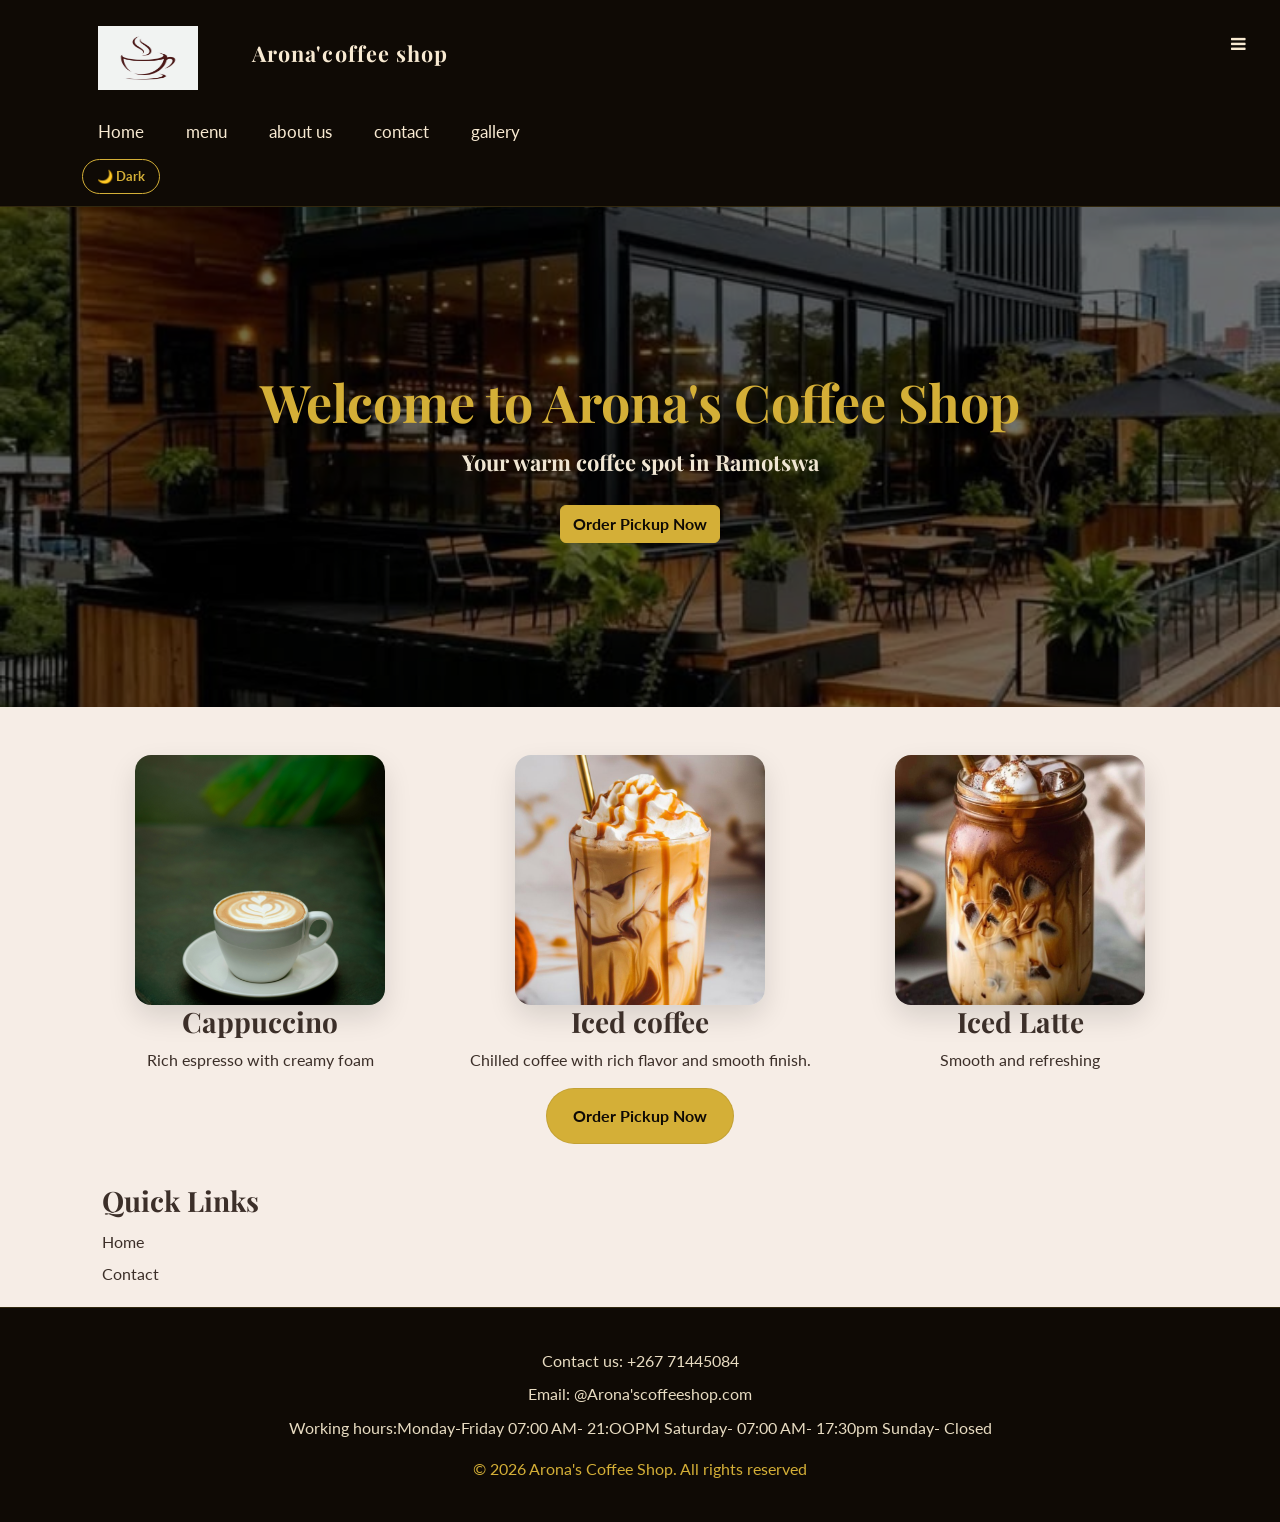
<file: index.html>
<!DOCTYPE html> 
<html> 
<head> 
    <title>Arona's coffee shop</title> 

  <meta name="viewport" content="width=device-width, initial-scale=1"> 
  <!-- Bootstrap CSS --> 
  <link href="https://cdn.jsdelivr.net/npm/bootstrap@5.3.2/dist/css/bootstrap.min.css" rel="stylesheet">
  <link rel="stylesheet" href="https://cdnjs.cloudflare.com/ajax/libs/font-awesome/4.7.0/css/font-awesome.min.css">
  <link href="https://fonts.googleapis.com/css2?family=Playfair+Display:wght@400;600;700&family=Lato:wght@300;400;700&display=swap" rel="stylesheet">
  <link href="styles.css" rel="stylesheet">

  
</head>

<body>
<header>

<nav class="topnav"> 
 
<div class="container"> 

    <a href="#" class="logo">

        <img src="logo.png" alt="coffee shop" width="100"></a>
 
<a class="navbar-brand">Arona'coffee shop</a> 
 <div id="myLinks">
 
<a href="index.html">Home</a>
 <a href="menu.html">menu</a>
 <a href="about us.html">about us</a>
 <a href="contact.html">contact</a>
 <a href="gallery.html">gallery</a>
</div> 

<button onclick="toggleTheme()" id="themeBtn" style="background:transparent; border:1px solid var(--gold); color:var(--gold); border-radius:999px; padding:6px 14px; cursor:pointer; font-size:13px; margin-right:40px;">🌙 Dark</button>
  <a href="javascript:void(0);" class="icon" onclick="myFunction()">
    <i class="fa fa-bars"></i>
  </a>
</nav>
</header>

<div class="hero">
  <div class="hero-content">
    <h1>Welcome to Arona's Coffee Shop</h1>
    <h3>Your warm coffee spot in Ramotswa</h3>
    <a href="menu.html" class="btn btn-dark">Order Pickup Now</a>
  </div>
</div>

<div class="container text-center mt-5"> 
 
<div class="row">
  <div class="col-md-4">
    <img src="Arona's cs/cappuccino.jpg" alt="Snow" style="width:250px">
        <h3>Cappuccino</h3>
       <p>Rich espresso with creamy foam</p>
  </div>
  <div class="col-md-4">
    <img src="Arona's cs/iced coffee.png" alt="Snow" style="width:250px">
    <h3>Iced coffee</h3>
    <p>Chilled coffee with rich flavor and smooth finish.</p>
  </div>
  <div class="col-md-4">

    <img src="Arona's cs/iced-lt.png" alt="Snow" style="width:250px">
    <h3>Iced Latte</h3>
       <p>Smooth and refreshing</p>
  </div>
</div>
 
 <div class="cta">
        <a href="menu.html" class="big-button">Order Pickup Now</a>
    
</div> 
 
<section class="quick-links">
  <h3>Quick Links</h3>

  <ul class="quick-links-list">
    <li><a href="index.html">Home</a></li>
    <li><a href="contact.html">Contact</a></li>
  </ul>
</section>
</div>


<footer > 

    
        <p>Contact us: +267 71445084</p>
        <p>Email: @Arona'scoffeeshop.com</p>
        <p>Working hours:Monday-Friday 07:00 AM- 21:OOPM  
                         Saturday- 07:00 AM- 17:30pm   
                         Sunday- Closed  
</p>
 
     <p>© 2026 Arona's Coffee Shop. All rights reserved</p> 

 
</footer> 

<script src="script.js"></script>

</body> 
</html>
</file>
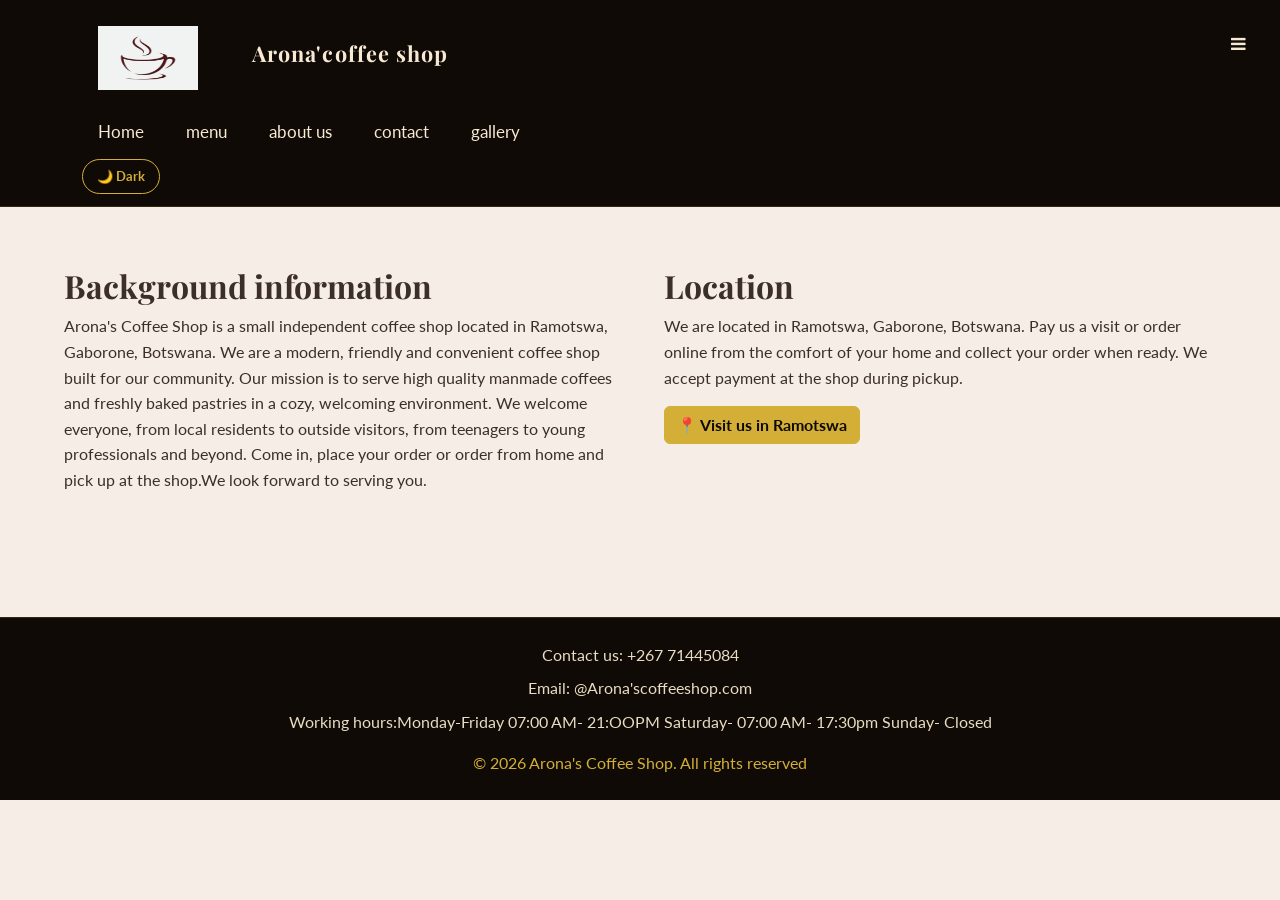
<file: about us.html>
<!DOCTYPE html> 
<html> 
<head> 
    <title>Arona's coffee shop</title> 
 <meta name="viewport" content="width=device-width, initial-scale=1">
    <!-- Bootstrap CSS --> 
    <link href="https://cdn.jsdelivr.net/npm/bootstrap@5.3.2/dist/css/bootstrap.min.css" rel="stylesheet"> 
    <link rel="stylesheet" href="https://cdnjs.cloudflare.com/ajax/libs/font-awesome/4.7.0/css/font-awesome.min.css">
    <link href="https://fonts.googleapis.com/css2?family=Playfair+Display:wght@400;600;700&family=Lato:wght@300;400;700&display=swap" rel="stylesheet">
    <link href="styles.css" rel="stylesheet">
</head> 

<body>

<nav class="topnav"> 
 
<div class="container"> 

    <a href="#" class="logo">

        <img src="logo.png" alt="coffee shop" width="100"></a>
 
<a class="navbar-brand">Arona'coffee shop</a> 
 <div id="myLinks">
 
<a href="index.html">Home</a>
 <a href="menu.html">menu</a>
 <a href="about us.html">about us</a>
 <a href="contact.html">contact</a>
 <a href="gallery.html">gallery</a>
</div> 

<button onclick="toggleTheme()" id="themeBtn" style="background:transparent; border:1px solid var(--gold); color:var(--gold); border-radius:999px; padding:6px 14px; cursor:pointer; font-size:13px; margin-right:40px;">🌙 Dark</button>
  <a href="javascript:void(0);" class="icon" onclick="myFunction()">
    <i class="fa fa-bars"></i>
  </a>
</nav>




<div class="about-content">

    <div class="about-text fade-in">
        <h2>Background information</h2>
        <p>Arona's Coffee Shop is a small independent coffee shop located in Ramotswa, Gaborone, Botswana. We are a modern, friendly and convenient coffee shop built for our community. Our mission is to serve high quality manmade coffees and freshly baked pastries in a cozy, welcoming environment. We welcome everyone, from local residents to outside visitors, from teenagers to young professionals and beyond. Come in, place your order or order from home and pick up at the shop.We look forward to serving you.</p>
    </div>

    <div class="about-location fade-in">
        <h2>Location</h2>
        <p>We are located in Ramotswa, Gaborone, Botswana. Pay us a visit or order online from the comfort of your home and collect your order when ready. We accept payment at the shop during pickup.</p>

  <a href="https://www.google.com/maps/search/Ramotswa+Botswana" 
       target="_blank" 
       class="btn btn-dark">
       📍 Visit us in Ramotswa
    </a>

    </div>
</div>

<footer class="bg-dark text-white text-center p-3 mt-5"> 

    
        <p>Contact us: +267 71445084</p>
        <p>Email: @Arona'scoffeeshop.com</p>
        <p>Working hours:Monday-Friday 07:00 AM- 21:OOPM  
                         Saturday- 07:00 AM- 17:30pm   
                         Sunday- Closed  
</p>
 
     <p>© 2026 Arona's Coffee Shop. All rights reserved</p> 

 
</footer> 

<script src="script.js"></script>
</body>
</html>
</file>
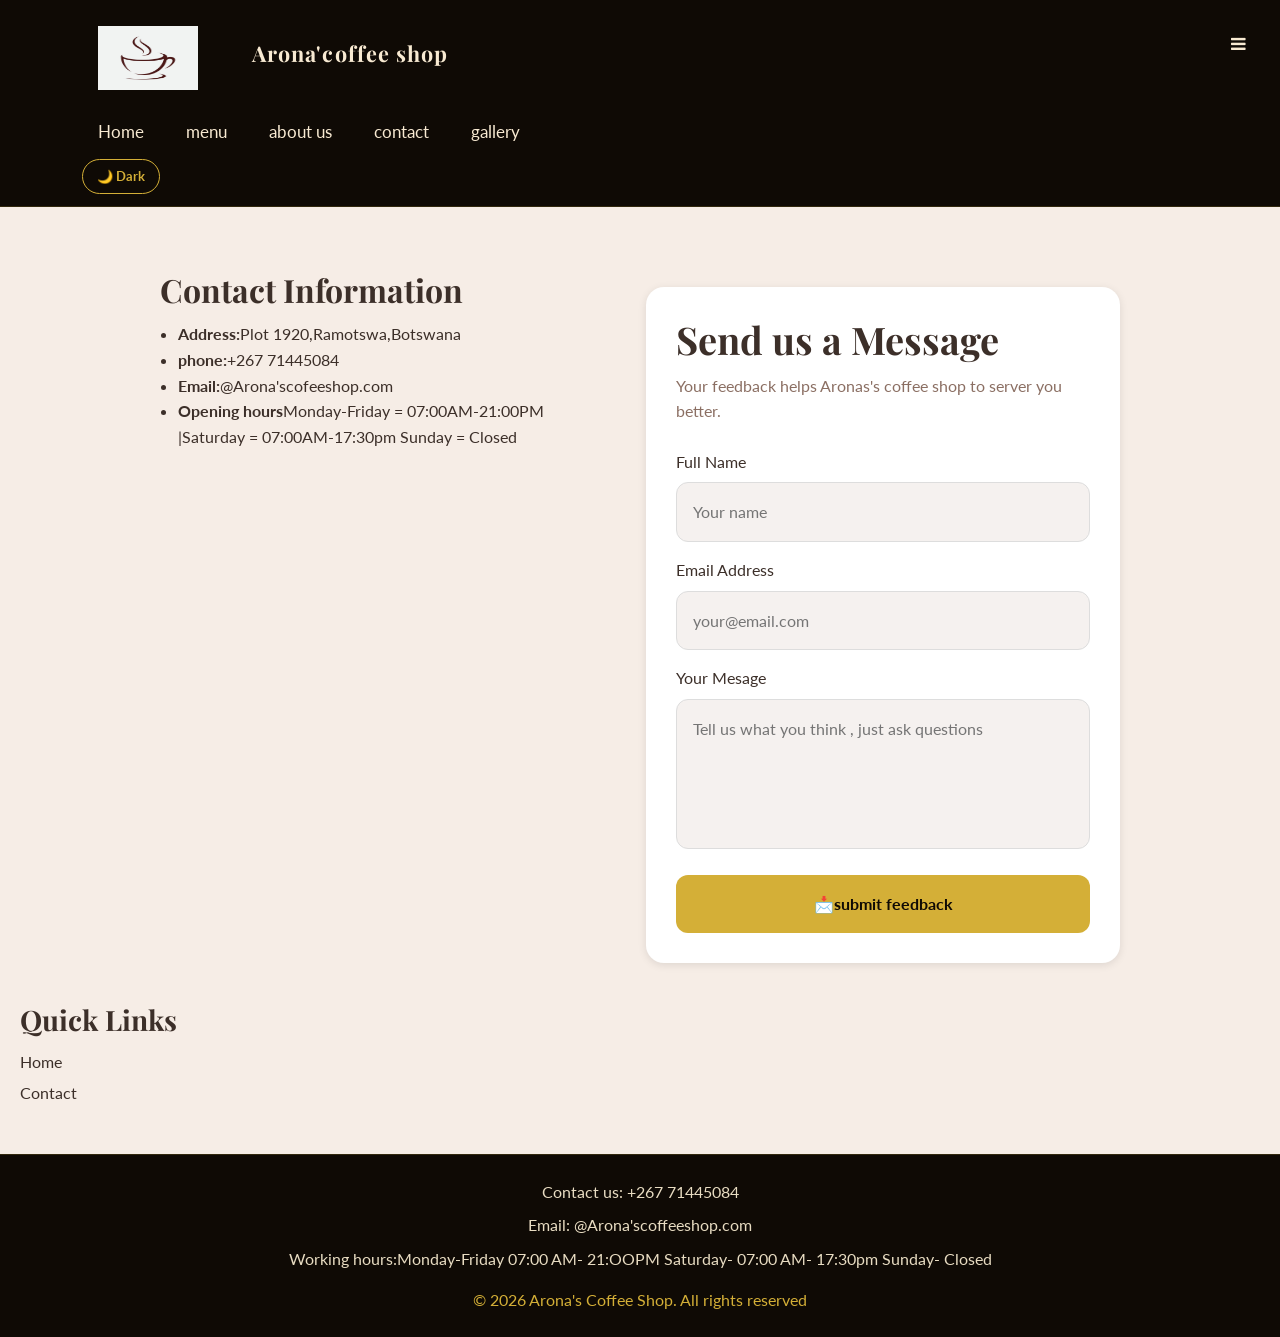
<file: contact.html>
<!DOCTYPE html> 
<html> 
<head> 
    <title>Arona's coffee shop</title> 
    <meta name="viewport" content="width=device-width, initial-scale=1">
    <!-- Bootstrap CSS --> 
    <link href="https://cdn.jsdelivr.net/npm/bootstrap@5.3.2/dist/css/bootstrap.min.css" rel="stylesheet">  
    <link rel="stylesheet" href="https://cdnjs.cloudflare.com/ajax/libs/font-awesome/4.7.0/css/font-awesome.min.css">
    <link href="https://fonts.googleapis.com/css2?family=Playfair+Display:wght@400;600;700&family=Lato:wght@300;400;700&display=swap" rel="stylesheet">
    <link href="styles.css" rel="stylesheet">
</head> 

<nav class="topnav"> 
 
<div class="container"> 

    <a href="#" class="logo">

        <img src="logo.png" alt="coffee shop" width="100"></a>
 
<a class="navbar-brand">Arona'coffee shop</a> 
 <div id="myLinks">
 
<a href="index.html">Home</a>
 <a href="menu.html">menu</a>
 <a href="about us.html">about us</a>
 <a href="contact.html">contact</a>
 <a href="gallery.html">gallery</a>
</div> 

<button onclick="toggleTheme()" id="themeBtn" style="background:transparent; border:1px solid var(--gold); color:var(--gold); border-radius:999px; padding:6px 14px; cursor:pointer; font-size:13px; margin-right:40px;">🌙 Dark</button>
  <a href="javascript:void(0);" class="icon" onclick="myFunction()">
    <i class="fa fa-bars"></i>
  </a>
</nav>

 <main> 
        <section class="contact-selection">
        <div class="contact-wrapper">

        <div class="contact-information">
    
        <h2>Contact Information</h2>
        <ul>
            <li><strong>Address:</strong>Plot 1920,Ramotswa,Botswana</li>
            <li><strong>phone:</strong>+267 71445084</li>
            <li><strong>Email:</strong>@Arona'scofeeshop.com</li>
            <li><strong>Opening hours</strong>Monday-Friday = 07:00AM-21:00PM  |Saturday = 07:00AM-17:30pm
                                             Sunday = Closed
            </li>
        </ul>
        </div>
        <section class="feedback-section">
            <h2>Send us a Message</h2>
            <p>Your feedback helps Aronas's coffee shop to server you better.</p>
        <form class="feedback-form">
            <label for="name">Full Name</label>
            <input type="text" id="name" placeholder="Your name">

            <label for="email">Email Address</label>
            <input types="email" id="email" placeholder="your@email.com">

            <label for="message">Your Mesage</label>
            <textarea id="message" placeholder="Tell us what you think , just ask questions"></textarea>

            <button type="submit"> 📩submit feedback</button>

        </form>    
        </section>
    </main> 

<section class="quick-links">
  <h3>Quick Links</h3>

  <ul class="quick-links-list">
    <li><a href="index.html">Home</a></li>
    <li><a href="contact.html">Contact</a></li>
  </ul>
</section>



<footer class="bg-dark text-white text-center p-3 mt-5"> 

    
        <p>Contact us: +267 71445084</p>
        <p>Email: @Arona'scoffeeshop.com</p>
        <p>Working hours:Monday-Friday 07:00 AM- 21:OOPM  
                         Saturday- 07:00 AM- 17:30pm   
                         Sunday- Closed  
</p>
 
     <p>© 2026 Arona's Coffee Shop. All rights reserved</p> 

 
</footer> 

<script src="script.js"></script>
</body>
</html>
</file>
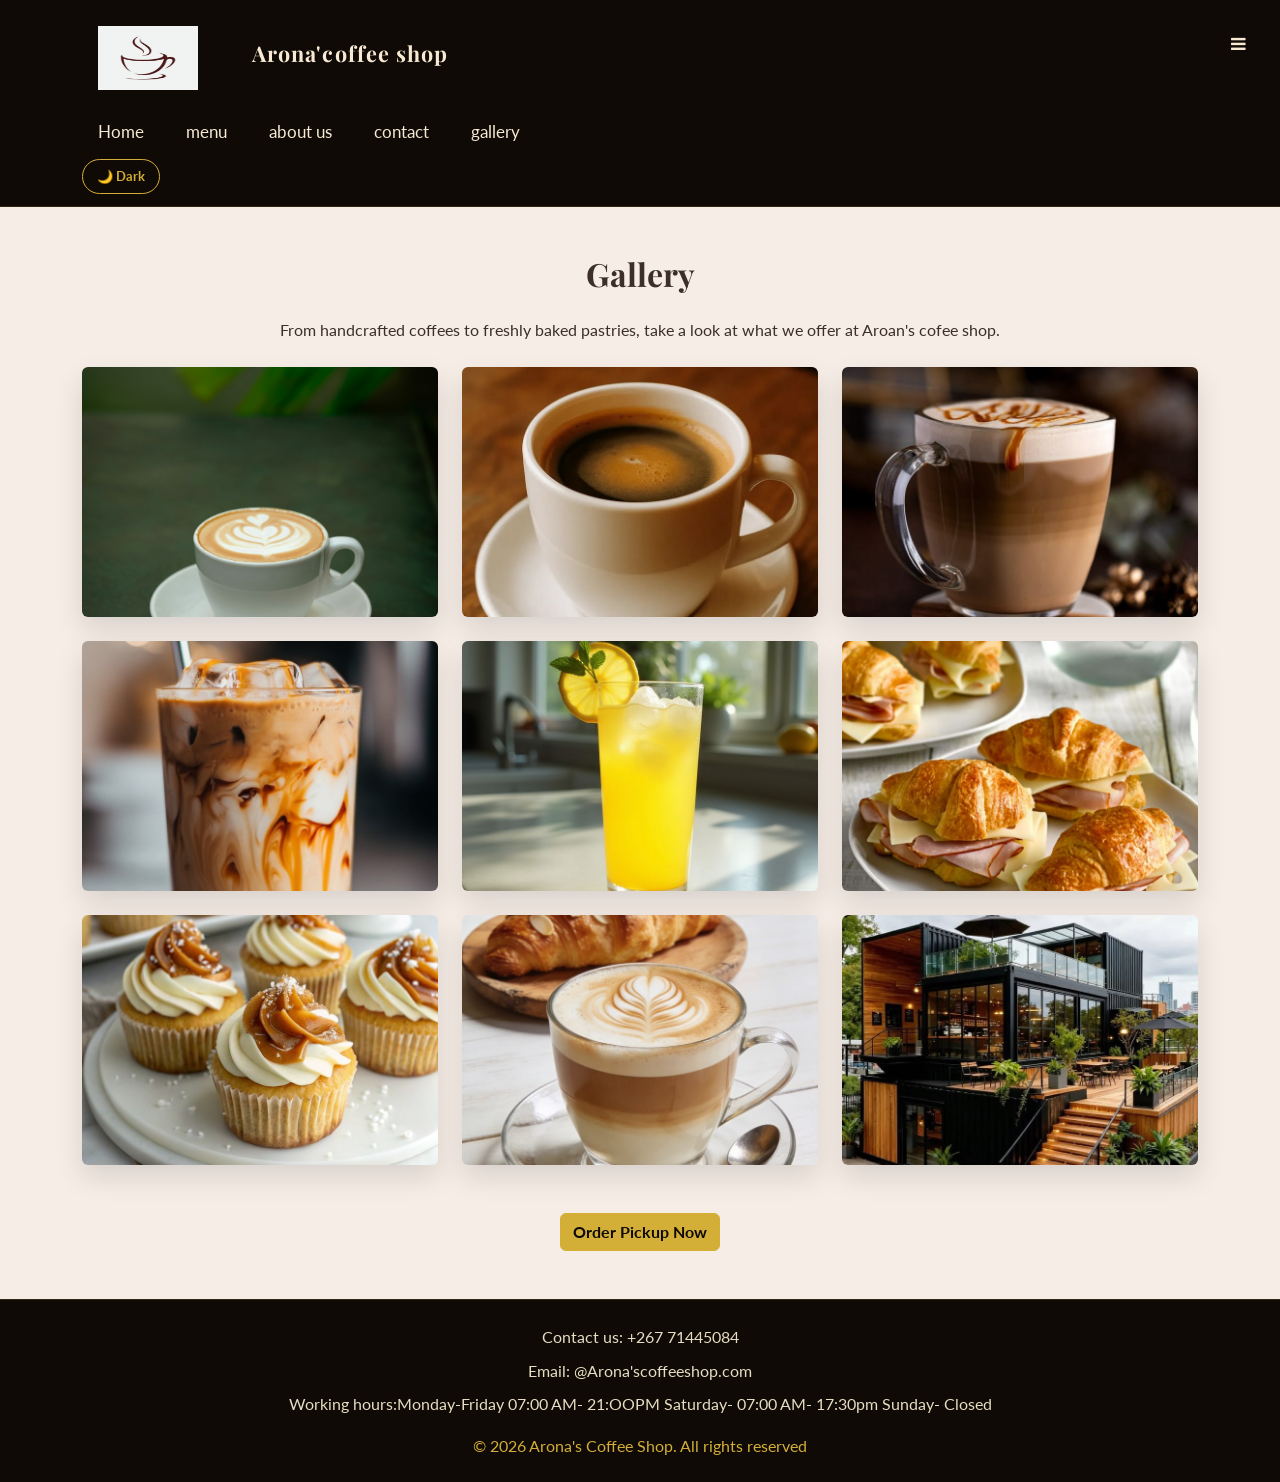
<file: gallery.html>
<!DOCTYPE html> 
<html> 
<head> 
    <title>Arona's coffee shop</title> 
    <meta name="viewport" content="width=device-width, initial-scale=1">
    <!-- Bootstrap CSS --> 
    <link href="https://cdn.jsdelivr.net/npm/bootstrap@5.3.2/dist/css/bootstrap.min.css" rel="stylesheet"> 
    <link rel="stylesheet" href="https://cdnjs.cloudflare.com/ajax/libs/font-awesome/4.7.0/css/font-awesome.min.css">
    <link href="https://fonts.googleapis.com/css2?family=Playfair+Display:wght@400;600;700&family=Lato:wght@300;400;700&display=swap" rel="stylesheet">
    <link href="styles.css" rel="stylesheet">
</head> 

<nav class="topnav"> 
 
<div class="container"> 

    <a href="#" class="logo">

        <img src="logo.png" alt="coffee shop" width="100"></a>
 
<a class="navbar-brand">Arona'coffee shop</a> 
 <div id="myLinks">
 
<a href="index.html">Home</a>
 <a href="menu.html">menu</a>
 <a href="about us.html">about us</a>
 <a href="contact.html">contact</a>
 <a href="gallery.html">gallery</a>
</div> 

<button onclick="toggleTheme()" id="themeBtn" style="background:transparent; border:1px solid var(--gold); color:var(--gold); border-radius:999px; padding:6px 14px; cursor:pointer; font-size:13px; margin-right:40px;">🌙 Dark</button>
  <a href="javascript:void(0);" class="icon" onclick="myFunction()">
    <i class="fa fa-bars"></i>
  </a>
</nav>

</nav>

<!-- GALLERY CONTENT -->
<div class="container mt-5">

  <h2 class="text-center mb-4">Gallery</h2>
  <p class="text-center mb-4">From handcrafted coffees to freshly baked pastries, take a look at what we offer at Aroan's cofee shop.</p>

  <div class="row">

    <div class="col-md-4 mb-4">
      <img src="Arona's cs/cappuccino.jpg" class="img-fluid rounded" alt="Cappuccino">
    </div>

    <div class="col-md-4 mb-4">
      <img src="Arona's cs/Americano.png" class="img-fluid rounded" alt="Americano">
    </div>

    <div class="col-md-4 mb-4">
      <img src="Arona's cs/Hot chocolate.png" class="img-fluid rounded" alt="Hot Chocolate">
    </div>

    <div class="col-md-4 mb-4">
      <img src="Arona's cs/Caramel.png" class="img-fluid rounded" alt="Iced Caramel Latte">
    </div>

    <div class="col-md-4 mb-4">
      <img src="Arona's cs/Lemonade.png" class="img-fluid rounded" alt="Lemonade">
    </div>

    <div class="col-md-4 mb-4">
      <img src="Arona's cs/Croissant.png" class="img-fluid rounded" alt="Croissant">
    </div>

    <div class="col-md-4 mb-4">
      <img src="Arona's cs/Muffin.png" class="img-fluid rounded" alt="Muffin">
    </div>

    <div class="col-md-4 mb-4">
      <img src="Arona's cs/special.png" class="img-fluid rounded" alt="Morning Combo">
    </div>

    <div class="col-md-4 mb-4">
      <img src="Arona's cs/shop image.png" class="img-fluid rounded" alt="Our Shop">
    </div>

  </div>

  <!-- ORDER PICKUP BUTTON -->
  <div class="text-center mt-4 mb-5">
    <a href="menu.html" class="btn btn-dark">Order Pickup Now</a>
  </div>

</div>





<footer class="bg-dark text-white text-center p-3 mt-5"> 

    
        <p>Contact us: +267 71445084</p>
        <p>Email: @Arona'scoffeeshop.com</p>
        <p>Working hours:Monday-Friday 07:00 AM- 21:OOPM  
                         Saturday- 07:00 AM- 17:30pm   
                         Sunday- Closed  
</p>
 
     <p>© 2026 Arona's Coffee Shop. All rights reserved</p> 

 
</footer> 

<script src="script.js"></script>
</body>
</html>
</file>
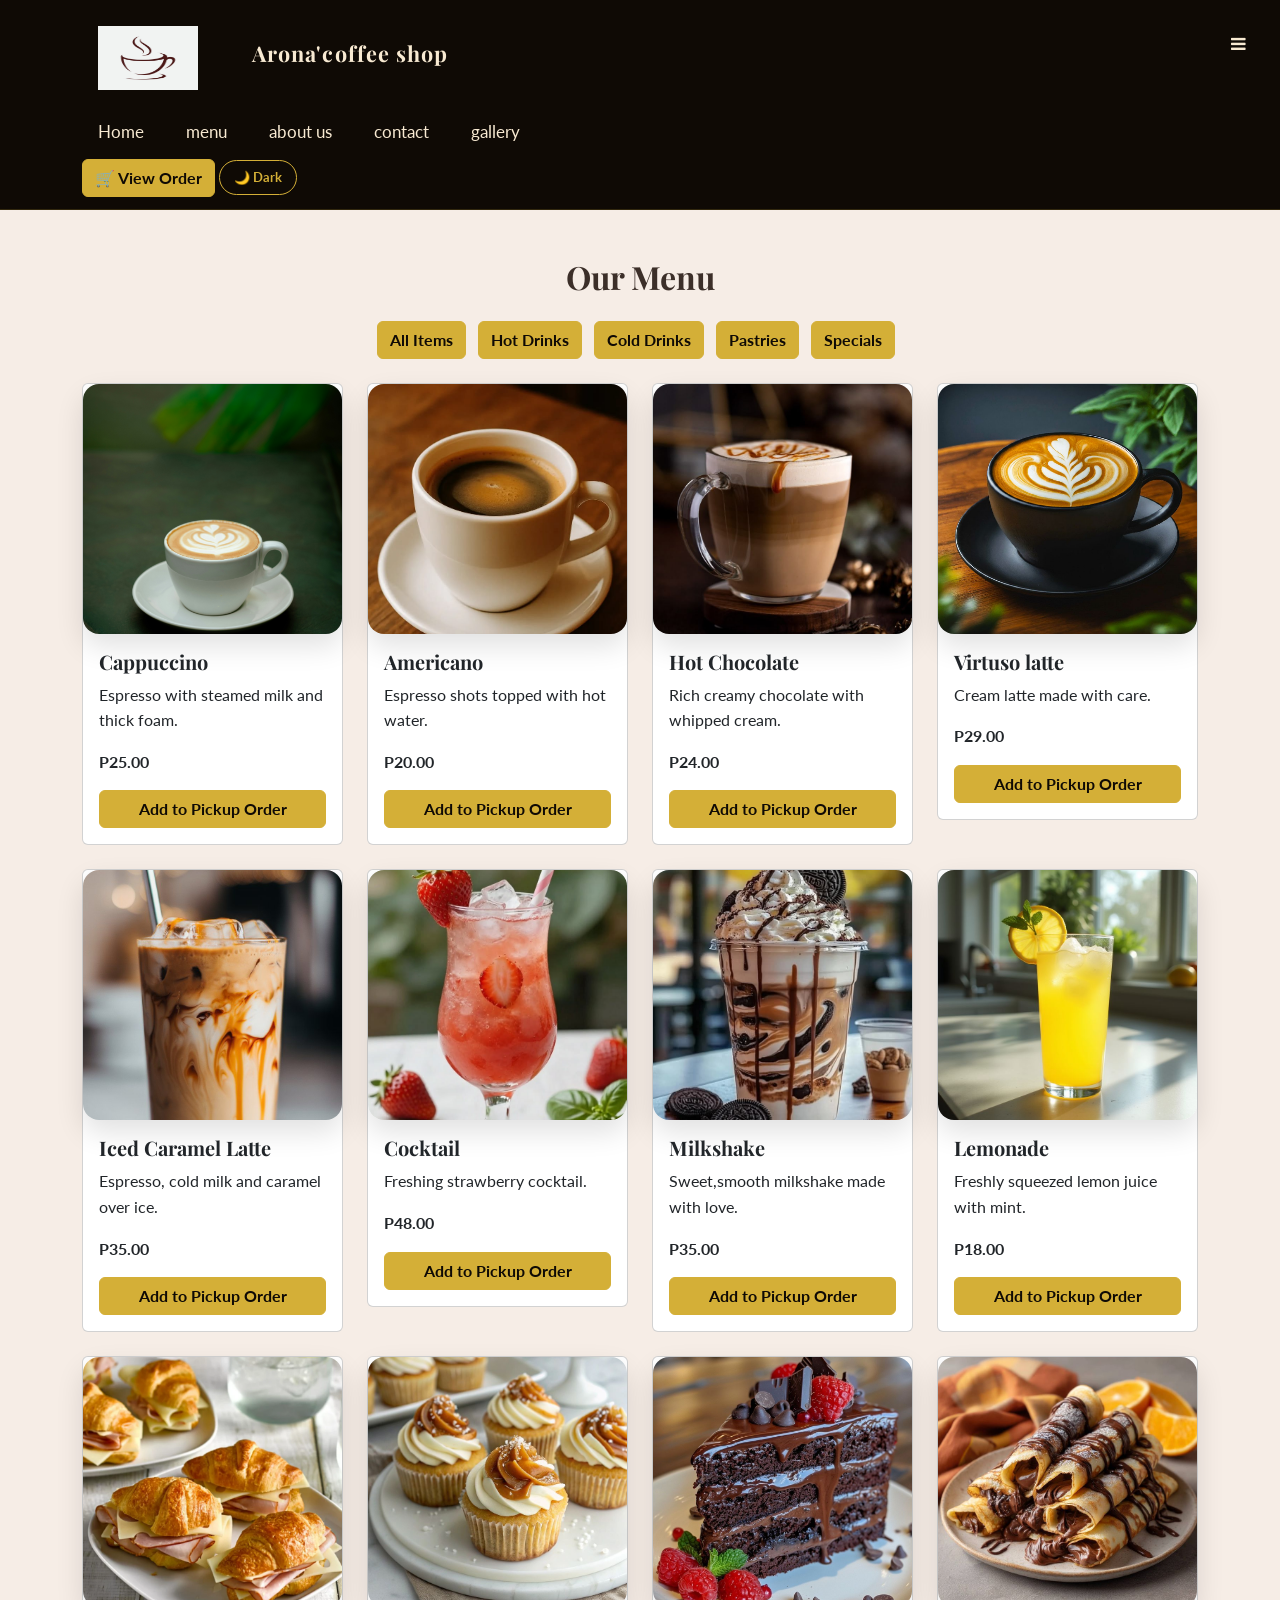
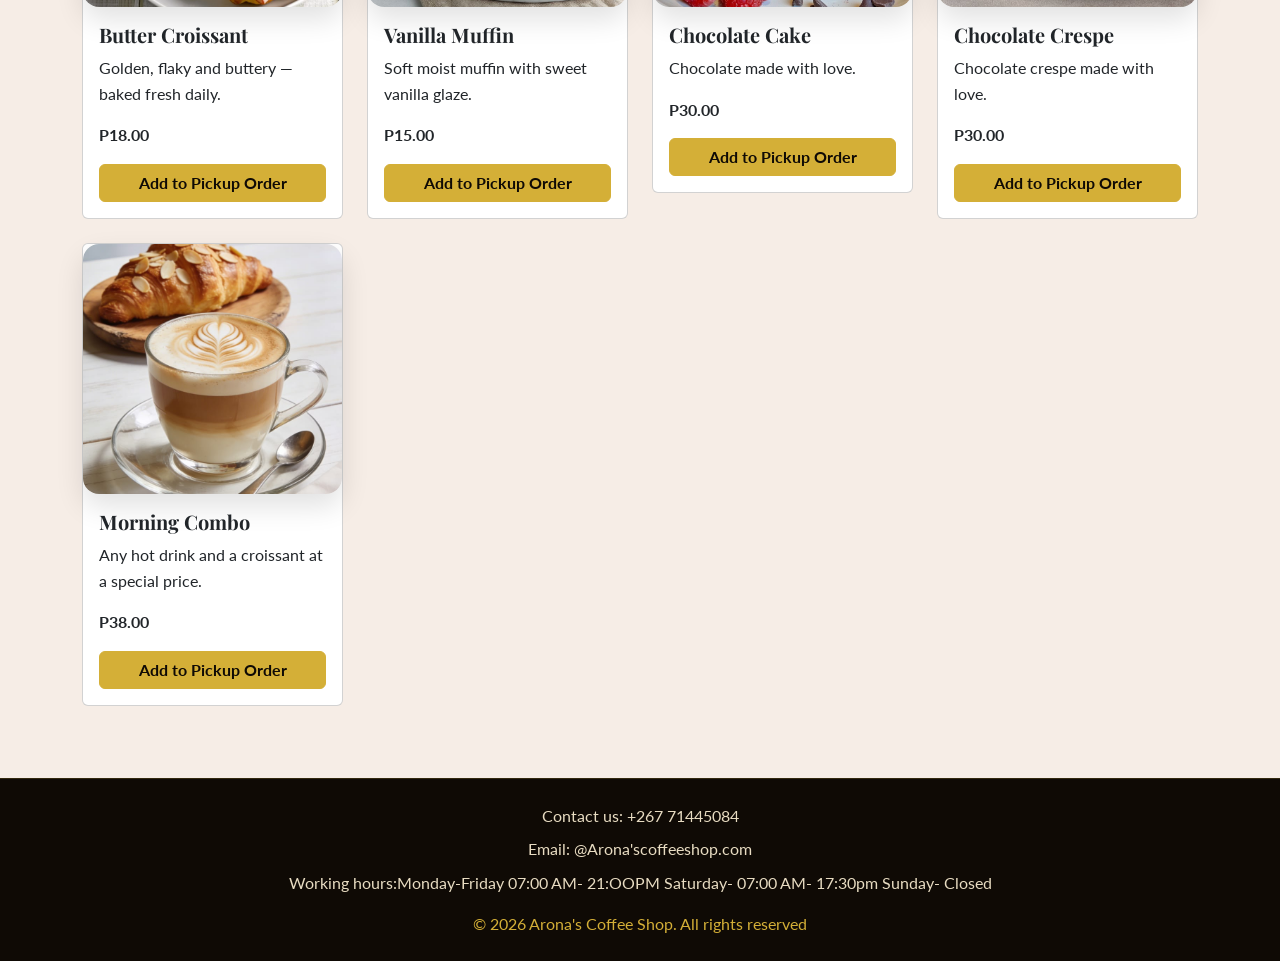
<file: menu.html>
<!DOCTYPE html>
<html>
<head>

    <title>Arona's coffee shop</title>

    <meta name="viewport" content="width=device-width, initial-scale=1">

    <!-- Bootstrap CSS -->

    <link href="https://cdn.jsdelivr.net/npm/bootstrap@5.3.2/dist/css/bootstrap.min.css" rel="stylesheet">

    <link rel="stylesheet" href="https://cdnjs.cloudflare.com/ajax/libs/font-awesome/4.7.0/css/font-awesome.min.css">

    <link href="https://fonts.googleapis.com/css2?family=Playfair+Display:wght@400;600;700&family=Lato:wght@300;400;700&display=swap" rel="stylesheet">

    <link href="styles.css" rel="stylesheet">

</head>

<nav class="topnav">

<div class="container">

    <a href="#" class="logo">

        <img src="logo.png" alt="coffee shop" width="100"></a>

<a class="navbar-brand">Arona'coffee shop</a>

 <div id="myLinks">

<a href="index.html">Home</a>

 <a href="menu.html">menu</a>

 <a href="about us.html">about us</a>

 <a href="contact.html">contact</a>

 <a href="gallery.html">gallery</a>

</div>

<button onclick="openCart()" class="btn btn-dark">🛒 View Order</button>

<button onclick="toggleTheme()" id="themeBtn" style="background:transparent; border:1px solid var(--gold); color:var(--gold); border-radius:999px; padding:6px 14px; cursor:pointer; font-size:13px; margin-right:40px;">🌙 Dark</button>

  <a href="javascript:void(0);" class="icon" onclick="myFunction()">

    <i class="fa fa-bars"></i>

  </a>

</nav>

<div class="container mt-5">

  <h2 class="text-center mb-4">Our Menu</h2>

  <div class="text-center mb-4">

    <button class="btn btn-dark me-2" onclick="filterMenu('all')">All Items</button>

    <button class="btn btn-dark me-2" onclick="filterMenu('hot')">Hot Drinks</button>

    <button class="btn btn-dark me-2" onclick="filterMenu('cold')">Cold Drinks</button>

    <button class="btn btn-dark me-2" onclick="filterMenu('pastry')">Pastries</button>

    <button class="btn btn-dark me-2" onclick="filterMenu('special')">Specials</button>

  </div>

  <div class="row" id="menuGrid">

    <div class="col-md-3 mb-4 menu-item" data-category="hot">

      <div class="card">

        <img src="Arona's cs/cappuccino.jpg" class="card-img-top" alt="Cappuccino">

        <div class="card-body">

          <h5 class="card-title">Cappuccino</h5>

          <p class="card-text">Espresso with steamed milk and thick foam.</p>

          <p class="fw-bold">P25.00</p>

          <button class="btn btn-dark w-100" onclick="addToCart('Cappuccino', 25)">Add to Pickup Order</button>

        </div>

      </div>

    </div>

    <div class="col-md-3 mb-4 menu-item" data-category="hot">

      <div class="card">

        <img src="Arona's cs/Americano.png" class="card-img-top" alt="Americano">

        <div class="card-body">

          <h5 class="card-title">Americano</h5>

          <p class="card-text">Espresso shots topped with hot water.</p>

          <p class="fw-bold">P20.00</p>

          <button class="btn btn-dark w-100" onclick="addToCart('Americano', 20)">Add to Pickup Order</button>

        </div>

      </div>

    </div>

    <div class="col-md-3 mb-4 menu-item" data-category="hot">

      <div class="card">

        <img src="Arona's cs/Hot chocolate.png" class="card-img-top" alt="Hot Chocolate">

        <div class="card-body">

          <h5 class="card-title">Hot Chocolate</h5>

          <p class="card-text">Rich creamy chocolate with whipped cream.</p>

          <p class="fw-bold">P24.00</p>

          <button class="btn btn-dark w-100" onclick="addToCart('Hot Chocolate', 24)">Add to Pickup Order</button>

        </div>

      </div>

    </div>

<div class="col-md-3 mb-4 menu-item" data-category="hot">

      <div class="card">

        <img src="Arona's cs/Virtuso lt.jpg" class="card-img-top" alt="Virtuso latte">

        <div class="card-body">

          <h5 class="card-title">Virtuso latte</h5>

          <p class="card-text">Cream latte made with care.</p>

          <p class="fw-bold">P29.00</p>

          <button class="btn btn-dark w-100" onclick="addToCart('Virtuso latte', 29)">Add to Pickup Order</button>

        </div>

      </div>

    </div>

    <div class="col-md-3 mb-4 menu-item" data-category="cold">

      <div class="card">

        <img src="Arona's cs/Caramel.png" class="card-img-top" alt="Iced Latte">

        <div class="card-body">

          <h5 class="card-title">Iced Caramel Latte</h5>

          <p class="card-text">Espresso, cold milk and caramel over ice.</p>

          <p class="fw-bold">P35.00</p>

          <button class="btn btn-dark w-100" onclick="addToCart('Iced Caramel Latte', 35)">Add to Pickup Order</button>

        </div>

      </div>

    </div>

    <div class="col-md-3 mb-4 menu-item" data-category="cold">

      <div class="card">

        <img src="Arona's cs/Cocktail.jpg" class="card-img-top" alt="Cocktail">

        <div class="card-body">

          <h5 class="card-title">Cocktail</h5>

          <p class="card-text">Freshing strawberry cocktail.</p>

          <p class="fw-bold">P48.00</p>

          <button class="btn btn-dark w-100" onclick="addToCart('Cocktail', 48)">Add to Pickup Order</button>

        </div>

      </div>

    </div>

    <div class="col-md-3 mb-4 menu-item" data-category="cold">

      <div class="card">

        <img src="Arona's cs/Milkshake.jpg" class="card-img-top" alt="Milkshake">

        <div class="card-body">

          <h5 class="card-title">Milkshake</h5>

          <p class="card-text">Sweet,smooth milkshake made with love.</p>

          <p class="fw-bold">P35.00</p>

          <button class="btn btn-dark w-100" onclick="addToCart('Milkshake', 35)">Add to Pickup Order</button>

        </div>

      </div>

    </div>

    <div class="col-md-3 mb-4 menu-item" data-category="cold">

      <div class="card">

        <img src="Arona's cs/Lemonade.png" class="card-img-top" alt="Lemonade">

        <div class="card-body">

          <h5 class="card-title">Lemonade</h5>

          <p class="card-text">Freshly squeezed lemon juice with mint.</p>

          <p class="fw-bold">P18.00</p>

          <button class="btn btn-dark w-100" onclick="addToCart('Lemonade', 18)">Add to Pickup Order</button>

        </div>

      </div>

    </div>

    <div class="col-md-3 mb-4 menu-item" data-category="pastry">

      <div class="card">

        <img src="Arona's cs/Croissant.png" class="card-img-top" alt="Croissant">

        <div class="card-body">

          <h5 class="card-title">Butter Croissant</h5>

          <p class="card-text">Golden, flaky and buttery — baked fresh daily.</p>

          <p class="fw-bold">P18.00</p>

          <button class="btn btn-dark w-100" onclick="addToCart('Butter Croissant', 18)">Add to Pickup Order</button>

        </div>

      </div>

    </div>

    <div class="col-md-3 mb-4 menu-item" data-category="pastry">

      <div class="card">

        <img src="Arona's cs/Muffin.png" class="card-img-top" alt="Muffin">

        <div class="card-body">

          <h5 class="card-title">Vanilla Muffin</h5>

          <p class="card-text">Soft moist muffin with sweet vanilla glaze.</p>

          <p class="fw-bold">P15.00</p>

          <button class="btn btn-dark w-100" onclick="addToCart('Vanilla Muffin', 15)">Add to Pickup Order</button>

        </div>

      </div>

    </div>

    <div class="col-md-3 mb-4 menu-item" data-category="pastry">

      <div class="card">

        <img src="Arona's cs/chokolate cake.jpg" class="card-img-top" alt="Muffin">

        <div class="card-body">

          <h5 class="card-title">Chocolate Cake</h5>

          <p class="card-text">Chocolate made with love.</p>

          <p class="fw-bold">P30.00</p>

          <button class="btn btn-dark w-100" onclick="addToCart('Chocolate Cake', 30)">Add to Pickup Order</button>

        </div>

      </div>

    </div>

    <div class="col-md-3 mb-4 menu-item" data-category="pastry">

      <div class="card">

        <img src="Arona's cs/Chokolate crespe.jpg" class="card-img-top" alt="crespe">

        <div class="card-body">

          <h5 class="card-title">Chocolate Crespe</h5>

          <p class="card-text">Chocolate crespe made with love.</p>

          <p class="fw-bold">P30.00</p>

          <button class="btn btn-dark w-100" onclick="addToCart('Chocolate Crespe', 30)">Add to Pickup Order</button>

        </div>

      </div>

    </div>


    <article class="col-md-3 mb-4 menu-item" data-category="special">

      <article class="card">

        <img src="Arona's cs/special.png" class="card-img-top" alt="Special">

        <div class="card-body">

          <h5 class="card-title">Morning Combo</h5>

          <p class="card-text">Any hot drink and a croissant at a special price.</p>

          <p class="fw-bold">P38.00</p>

          <button class="btn btn-dark w-100" onclick="addToCart('Morning Combo', 38)">Add to Pickup Order</button>

        </div>

      </article>

    </article>

    </div>

    </div>

<!-- CART MODAL -->

<div id="cartModal" style="display:none; position:fixed; top:0; right:0; width:320px; height:100%; background:white; box-shadow:-4px 0 10px rgba(0,0,0,0.2); z-index:9999; padding:20px; overflow-y:auto;">

  <div style="display:flex; justify-content:space-between; align-items:center; margin-bottom:20px;">

    <h4>🛒 Your Pickup Order</h4>

    <button onclick="closeCart()" class="btn btn-dark">✕</button>

  </div>

  <div id="cartItems"></div>

  <hr>

  <h5>Total: P<span id="cartTotal">0</span>.00</h5>

  <p><i>Pay when you collect at the shop</i></p>

  <div style="margin-top:20px;">

    <button onclick="clearCart()" class="btn btn-outline-dark w-100 mb-2">Clear Order</button>

    <button onclick="confirmOrder()" class="btn btn-dark w-100">Confirm Order</button>

  </div>

</div>

<footer class="bg-dark text-white text-center p-3 mt-5">


        <p>Contact us: +267 71445084</p>

        <p>Email: @Arona'scoffeeshop.com</p>

        <p>Working hours:Monday-Friday 07:00 AM- 21:OOPM  

                         Saturday- 07:00 AM- 17:30pm  

                         Sunday- Closed  

</p>


     <p>© 2026 Arona's Coffee Shop. All rights reserved</p>

</footer>

<script src="script.js"></script>

</body>

</html>
</file>
<file: styles.css>
:root {
  --espresso-black: #0f0a05;
  --espresso-dark: #17100a;
  --gold: #d4af37;
  --cream: #f6ede6;
  --dark-brown: #3c2f29;
  --light-text: #f8ead2;
  --muted-brown: #6f5344;
}

html,
body {
  margin: 0;
  padding: 0;
  min-height: 100%;
  background: var(--cream) !important;
  color: var(--dark-brown) !important;
  font-family: 'Segoe UI', sans-serif;
  line-height: 1.6;
}



.topnav,
nav.topnav,
footer,
footer.bg-dark {
  background-color: var(--espresso-black) !important;
  color: #f3e9d3 !important;
}

footer p:last-child {
  color: var(--gold) !important;
}

.row img {
  height: 250px;
  object-fit: cover;
  width: 100%;
  border-radius: 16px;
  box-shadow: 0 12px 28px rgba(0, 0, 0, 0.12);
}

.topnav {
  overflow: hidden;
  background-color: var(--espresso-black) !important;
  color: var(--light-text);
  position: relative;
  display: flex;
  align-items: center;
  padding: 12px 24px;
  border-bottom: 1px solid rgba(212, 175, 55, 0.18);
}

.topnav #myLinks {
  display: none;
}

.topnav a {
  color: var(--light-text) !important;
  padding: 14px 16px;
  text-decoration: none;
  font-size: 17px;
  display: block;
}

.topnav .logo img {
  height: 64px;
  max-width: 120px;
}

.topnav .navbar-brand {
  color: var(--gold);
  font-size: 1.35rem;
  font-weight: 700;
  letter-spacing: 0.05em;
  margin-left: 18px;
}

.topnav a.icon {
  color: var(--light-text);
  background: transparent;
  display: block;
  position: absolute;
  right: 18px;
  top: 16px;
}

.topnav a:hover {
  background-color: rgba(212, 175, 55, 0.12);
  color: var(--gold);
}

.active {
  background-color: rgba(212, 175, 55, 0.22);
  color: var(--gold);
}

@media screen and (min-width: 768px) {
  .topnav #myLinks {
    display: flex !important;
    flex-direction: row;
    gap: 10px;
    margin-left: auto;
  }

  .topnav a {
    display: inline-block;
  }
}

.feedback-section {
    width: max-width;
    margin-left: 40px;
    float: right;
    margin-top: 40px;
    padding: 30px;
    background: white;
    border-radius: 18px;
    box-shadow: 0 2px 8px rgba(0,0,0,0.1);
}

.feedback-section h2 {
    font-size: 38px;
    margin-bottom: 10px;
}

.feedback-section p {
    color: #8b6f63;
    margin-bottom: 25px;
}

.feedback-form label {
    display: block;
    margin: 15px 0 8px;
}

.feedback-form input,
.feedback-form textarea {
    width: 100%;
    padding: 16px;
    border: 1px solid #ddd;
    border-radius: 12px;
    background: #f5f1ef;
    box-sizing: border-box;
}

.feedback-form textarea {
    height: 150px;
    resize: none;
}

.feedback-form button {
    width: 100%;
    margin-top: 20px;
    padding: 16px;
    background: var(--gold);
    color: var(--espresso-black);
    border: none;
    border-radius: 12px;
    cursor: pointer;
    font-weight: 700;
    transition: transform 0.2s ease, filter 0.2s ease;
}

.feedback-form button:hover {
    transform: translateY(-1px);
    filter: brightness(1.05);
}

.contact-wrapper {
  display: flex;
  align-items: flex-start;
  gap: 32px;            
  max-width: 960px;
  margin: 40px auto;
}
.contact-information {
  flex: 1; 
  margin-top: 24px;           
}

.contact-information ul {
  margin-top: 12px;
  padding-left: 18px;
}


.feedback-section {
  flex: 1;            
  max-width: 480px;    
}

.quick-links {
  max-width: 100%;
  margin: 40px 0 20px;
  padding: 0 20px;
  text-align: left; 
}

.quick-links h3 {
  margin-bottom: 12px;
}

.quick-links-list {
  list-style: none;
  padding: 0;
  margin: 0;
}

.quick-links-list li {
  margin-bottom: 6px;
}

.quick-links-list a {
  text-decoration: none;
  color: var(--dark-brown);
}

.quick-links-list a:hover {
  color: var(--gold);
  text-decoration: underline;
}

.about-content {
    display: grid;
    grid-template-columns: 1fr 1fr;  /* left column | right column */
    gap: 48px;
    padding: 60px 5%;
}

footer {
  background: var(--espresso-black);
  color: #f3e9d3;
  text-align: center;
  padding: 32px 20px;
  border-top: 1px solid rgba(212, 175, 55, 0.18);
}

footer p {
  margin: 0.5rem auto;
  max-width: 760px;
  color: #e8dcc2;
}

footer p:last-child {
  margin-top: 1rem;
  color: var(--gold);
}

.cta .big-button,
button,
input[type="submit"],
input[type="button"] {
  background: var(--gold);
  color: var(--espresso-black);
  border: 1px solid rgba(0,0,0,0.08);
  border-radius: 999px;
  padding: 14px 26px;
  text-decoration: none;
  display: inline-block;
  font-weight: 700;
}

.cta .big-button:hover,
button:hover,
input[type="submit"]:hover,
input[type="button"]:hover {
  background: #b3922a;
}

/*for small screen*/

@media screen and (max-width: 768px) {
  .contact-wrapper {
    flex-direction: column;
  }

  .feedback-section {
    max-width: 100%;
    margin-left: 0;
    float: none;
  }

  .contact-information {
    width: 100%;
  }
}

/* === FONTS === */
body {
  font-family: 'Lato', sans-serif;
}

h1, h2, h3, h4, h5 {
  font-family: 'Playfair Display', serif;
  font-weight: 700;
}

.navbar-brand {
  font-family: 'Playfair Display', serif;
  font-size: 1.5rem;
}

/* === IMAGE HOVER EFFECT === */
.row img {
  transition: transform 0.3s ease, box-shadow 0.3s ease;
  cursor: pointer;
}

.row img:hover {
  transform: scale(1.05);
  box-shadow: 0 16px 40px rgba(0,0,0,0.20);
}

.hero {
  background-image: url("Arona's cs/shop image.png");
  background-size: cover;
  background-position: center;
  background-repeat: no-repeat;
  min-height: 500px;
  display: flex;
  align-items: center;
  justify-content: center;
  position: relative;
  text-align: center;
}

.hero::before {
  content: '';
  position: absolute;
  inset: 0;
  background: rgba(0, 0, 0, 0.55);
}

.hero-content {
  position: relative;
  z-index: 2;
  color: white;
  padding: 40px 20px;
}

.hero-content h1 {
  color: var(--gold) !important;
  font-size: 52px;
  margin-bottom: 16px;
}

.hero-content h3 {
  color: #f0e6d3 !important;
  font-size: 22px;
  margin-bottom: 30px;
}

/* === BUTTONS === */
.btn-dark {
  background-color: var(--gold) !important;
  border-color: var(--gold) !important;
  color: var(--espresso-black) !important;
  font-weight: 700 !important;
}

.btn-dark:hover {
  background-color: #b3922a !important;
  border-color: #b3922a !important;
  color: var(--espresso-black) !important;
}

/* === DARK MODE === */
body.dark-mode {
  background: #0f0a05 !important;
  color: #f8ead2 !important;
}

body.dark-mode .card {
  background: #1a100a !important;
  color: #f8ead2 !important;
  border-color: #3a2a1a !important;
}

body.dark-mode h1,
body.dark-mode h2,
body.dark-mode h3,
body.dark-mode h4,
body.dark-mode h5,
body.dark-mode p {
  color: #f8ead2 !important;
}

body.dark-mode .feedback-section {
  background: #1a100a !important;
  color: #f8ead2 !important;
}

body.dark-mode .feedback-section h2 {
  color: #f8ead2 !important;
}

body.dark-mode .feedback-section p {
  color: #d4b896 !important;
}

body.dark-mode .feedback-form label {
  color: #f8ead2 !important;
}

body.dark-mode .feedback-form input,
body.dark-mode .feedback-form textarea {
  background: #2a1a0a !important;
  color: #f8ead2 !important;
  border-color: #3a2a1a !important;
}
</file>
